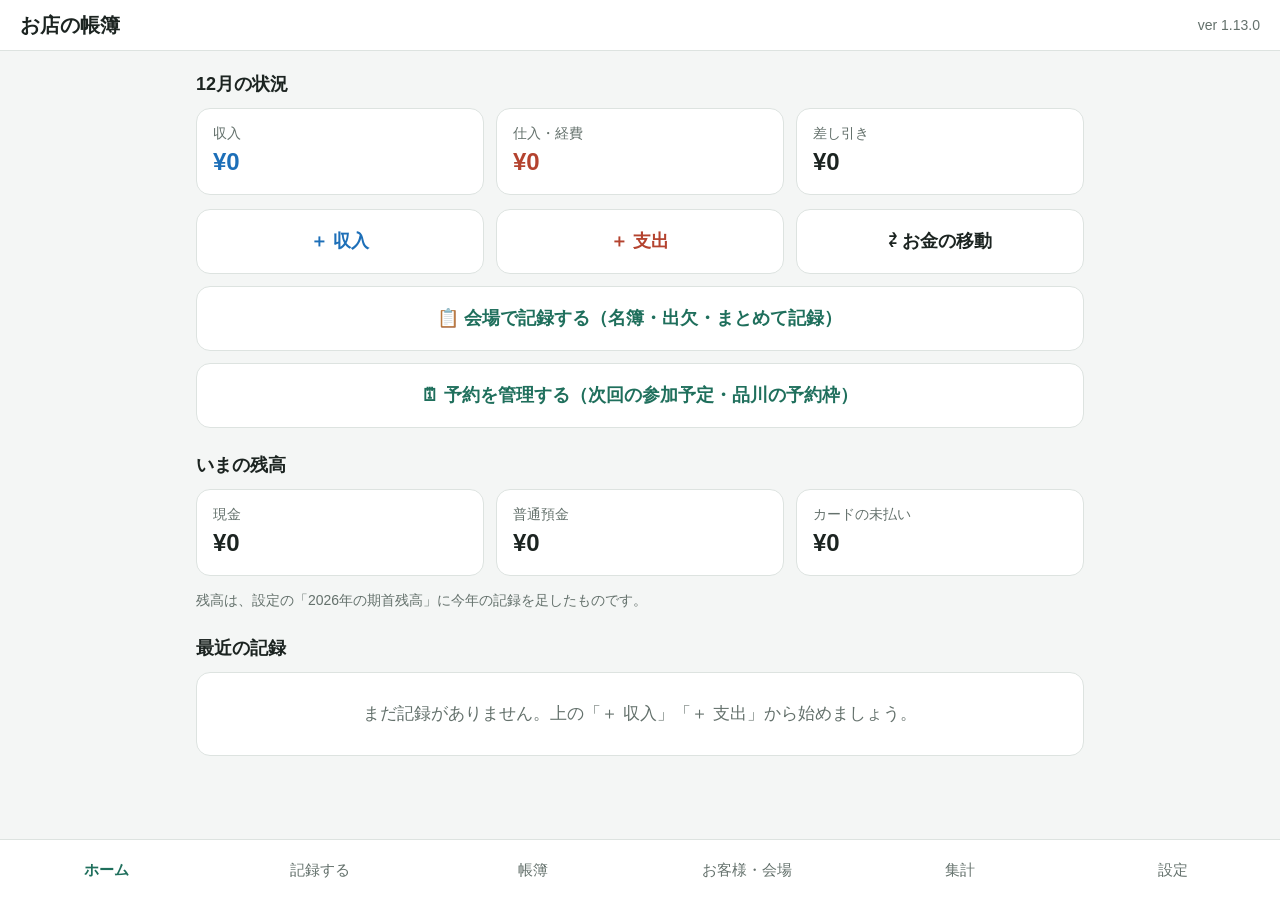
<file: index.html>
<!doctype html>
<html lang="ja">
<head>
<meta charset="utf-8">
<meta name="viewport" content="width=device-width, initial-scale=1, viewport-fit=cover">
<title>お店の帳簿</title>
<meta name="theme-color" content="#1f6f5c">
<meta name="apple-mobile-web-app-capable" content="yes">
<meta name="mobile-web-app-capable" content="yes">
<meta name="apple-mobile-web-app-title" content="お店の帳簿">
<meta name="apple-mobile-web-app-status-bar-style" content="default">
<link rel="manifest" href="manifest.webmanifest">
<link rel="apple-touch-icon" href="icon-180.png">
<link rel="icon" href="icon-192.png">
<link rel="stylesheet" href="style.css">
</head>
<body>
<header class="top">
  <h1 id="title">お店の帳簿</h1>
  <span id="offline" class="pill" hidden>オフライン</span>
  <button id="newver" class="pill" hidden onclick="location.reload()" style="border:0;font:inherit;font-size:13px;background:var(--accent);color:#fff">新しい版に切り替える</button>
  <span id="appver" class="muted small"></span>
</header>
<main id="view"></main>
<nav class="tabs" id="tabs">
  <button data-go="home">ホーム</button>
  <button data-go="input">記録する</button>
  <button data-go="list">帳簿</button>
  <button data-go="customers">お客様・会場</button>
  <button data-go="summary">集計</button>
  <button data-go="settings">設定</button>
</nav>
<div id="toast" class="toast" hidden></div>
<script src="app.js"></script>
</body>
</html>
</file>
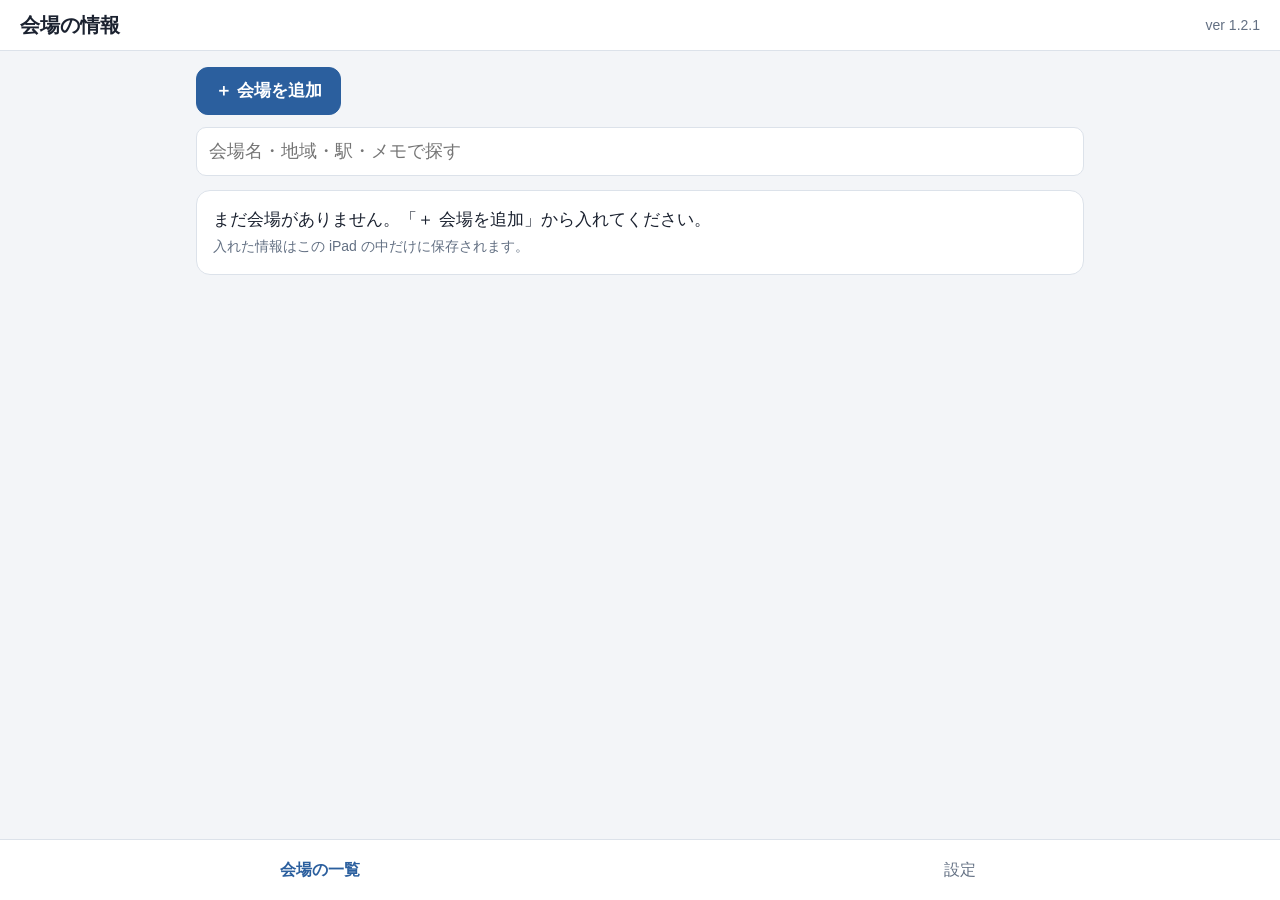
<file: kaijo/index.html>
<!doctype html>
<html lang="ja">
<!-- 会場の情報（iPad 用・オフライン）ver 1.2.0：打ち合わせの記録・印刷 -->
<head>
<meta charset="utf-8">
<meta name="viewport" content="width=device-width, initial-scale=1, viewport-fit=cover">
<title>会場の情報</title>
<meta name="theme-color" content="#2b5f9e">
<meta name="apple-mobile-web-app-capable" content="yes">
<meta name="mobile-web-app-capable" content="yes">
<meta name="apple-mobile-web-app-title" content="会場の情報">
<meta name="apple-mobile-web-app-status-bar-style" content="default">
<link rel="manifest" href="manifest.webmanifest">
<link rel="apple-touch-icon" href="icon-180.png">
<link rel="icon" href="icon-192.png">
<link rel="stylesheet" href="style.css">
</head>
<body>
<header class="top">
  <h1>会場の情報</h1>
  <span id="offline" class="pill" hidden>オフライン</span>
  <button id="newver" class="pill" hidden onclick="location.reload()" style="border:0;font:inherit;font-size:13px;background:var(--accent);color:#fff">新しい版に切り替える</button>
  <span id="appver" class="muted small"></span>
</header>
<main id="view"></main>
<nav class="tabs" id="tabs">
  <button data-go="list">会場の一覧</button>
  <button data-go="settings">設定</button>
</nav>
<div id="toast" class="toast" hidden></div>
<script src="app.js"></script>
</body>
</html>
</file>
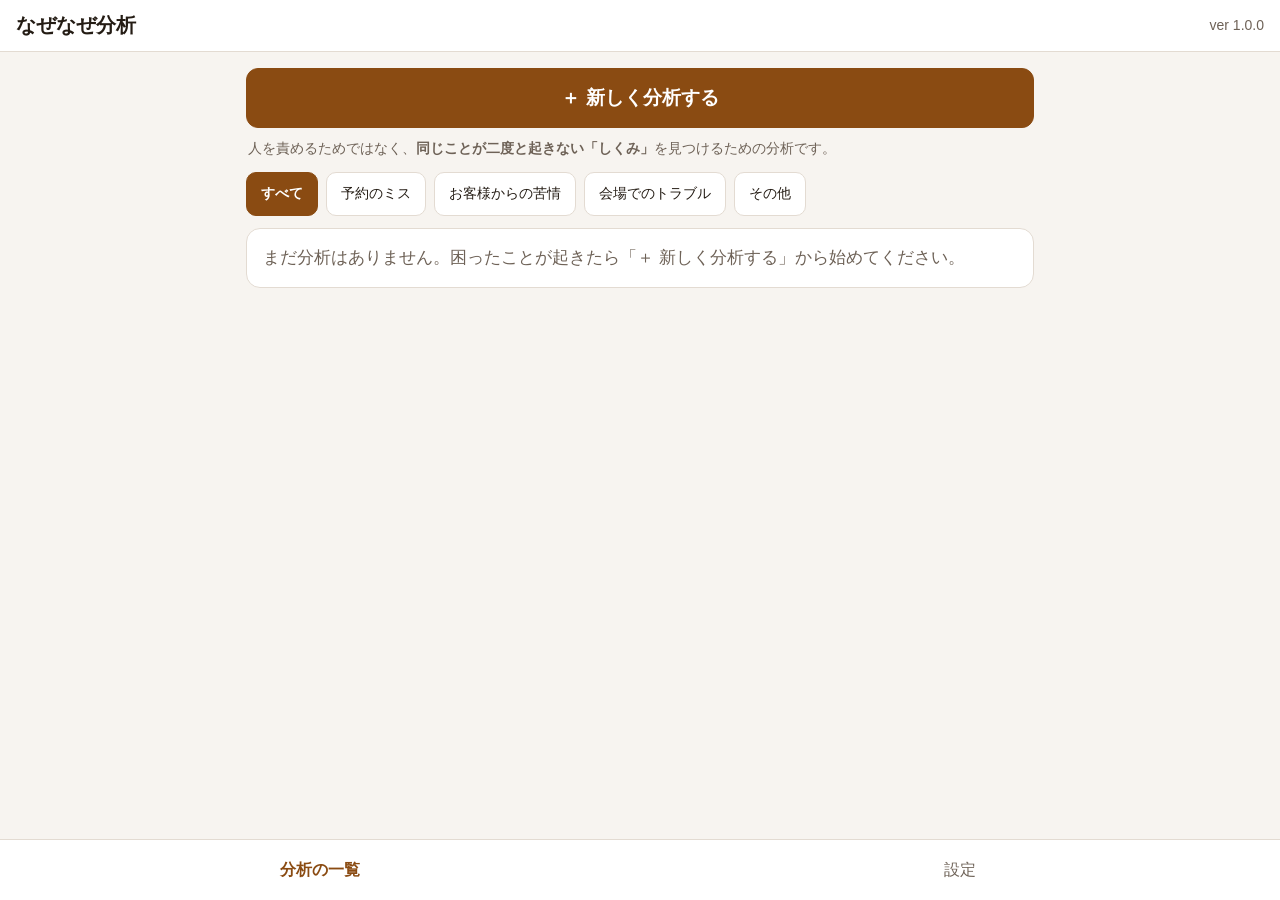
<file: naze/index.html>
<!doctype html>
<html lang="ja">
<head>
<meta charset="utf-8">
<meta name="viewport" content="width=device-width, initial-scale=1, viewport-fit=cover">
<title>なぜなぜ分析</title>
<meta name="theme-color" content="#8a4b12">
<meta name="apple-mobile-web-app-capable" content="yes">
<meta name="apple-mobile-web-app-title" content="なぜなぜ分析">
<link rel="manifest" href="manifest.webmanifest">
<link rel="apple-touch-icon" href="icon-180.png">
<link rel="icon" href="icon-192.png">
<link rel="stylesheet" href="style.css">
</head>
<body>
<header class="top">
  <h1>なぜなぜ分析</h1>
  <span id="appver" class="muted small"></span>
</header>
<main id="view"></main>
<nav class="tabs" id="tabs">
  <button data-go="list">分析の一覧</button>
  <button data-go="settings">設定</button>
</nav>
<div id="toast" class="toast" hidden></div>
<div id="printarea"></div>
<script src="app.js"></script>
</body>
</html>
</file>
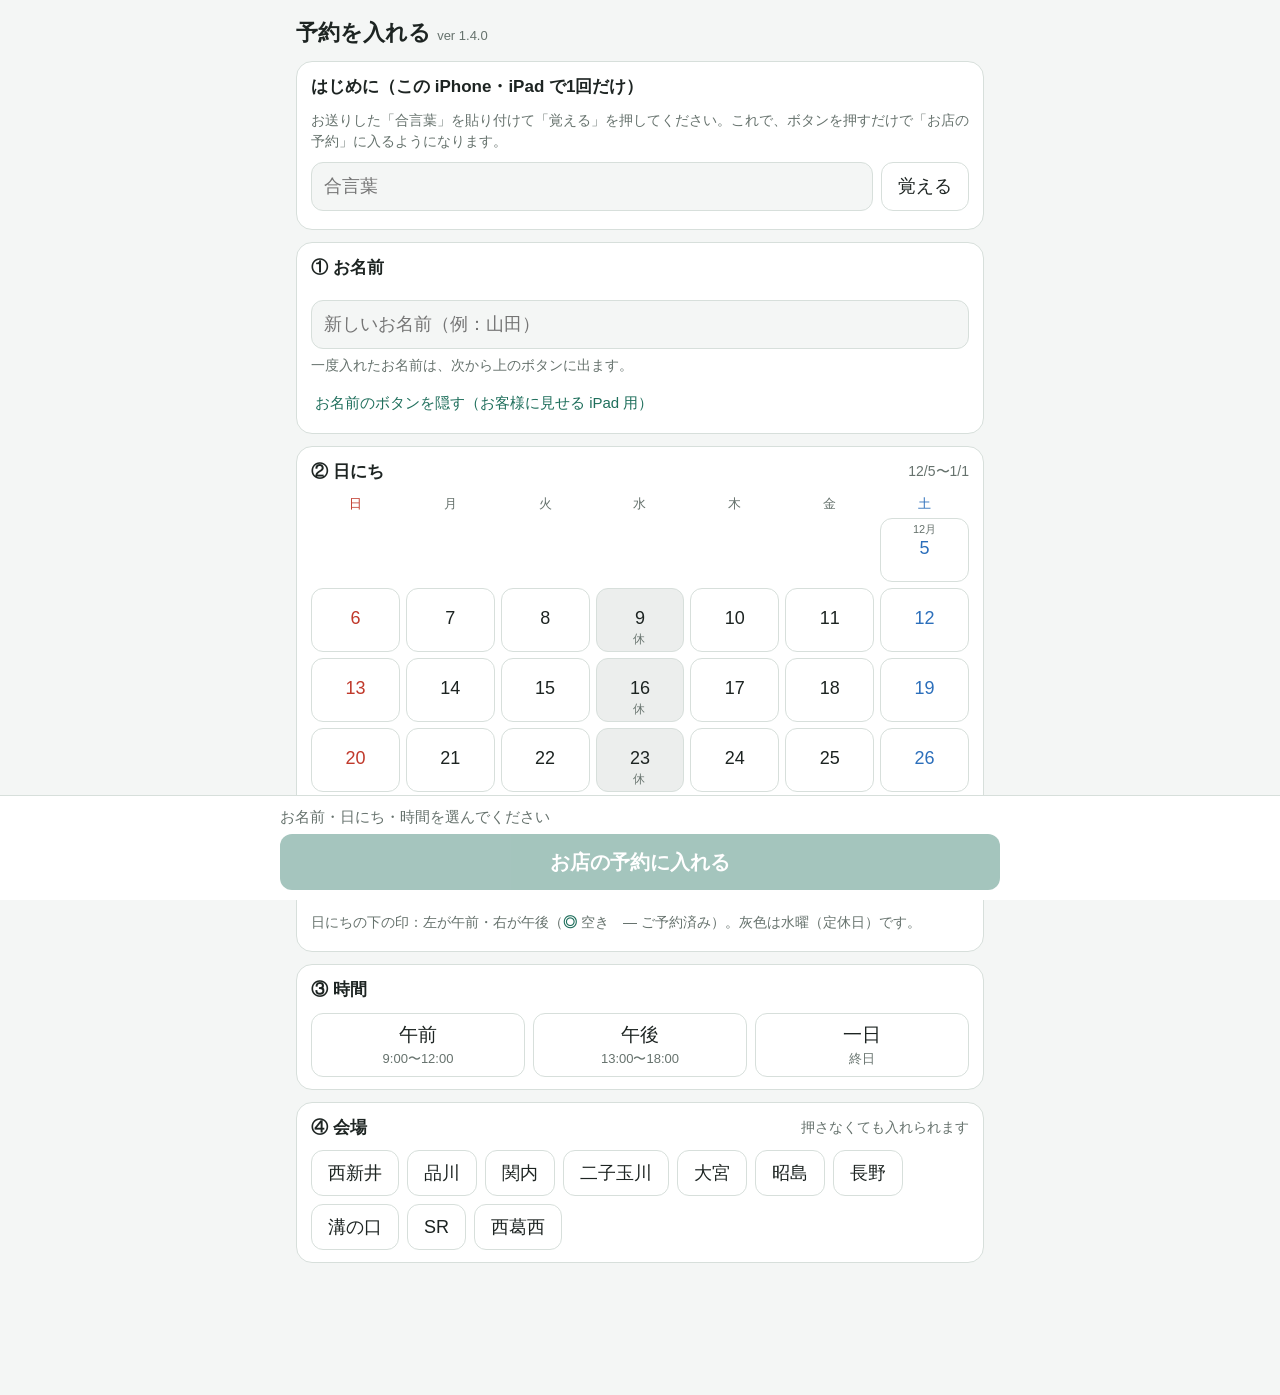
<file: yoyaku/index.html>
<!doctype html>
<html lang="ja">
<!-- 予約を入れる: 名前・日にち・午前／午後を選ぶと Google カレンダーの登録画面を開く -->
<head>
<meta charset="utf-8">
<meta name="viewport" content="width=device-width,initial-scale=1,viewport-fit=cover">
<title>予約を入れる</title>
<link rel="manifest" href="manifest.webmanifest">
<link rel="apple-touch-icon" href="icon-180.png">
<meta name="apple-mobile-web-app-capable" content="yes">
<meta name="apple-mobile-web-app-title" content="予約を入れる">
<meta name="theme-color" content="#1f6f5c">
<style>
:root{--bg:#f4f6f5;--card:#fff;--text:#1d2422;--muted:#66726d;--line:#d7dfdb;--acc:#1f6f5c;--accText:#fff;--sel:#d9efe7;--wed:#eceeed;--warn:#b3541e}
@media (prefers-color-scheme:dark){:root{--bg:#121615;--card:#1b2120;--text:#e6ebe9;--muted:#9aa7a2;--line:#2f3936;--acc:#4fb89a;--accText:#08201a;--sel:#1f3c33;--wed:#232a28;--warn:#f0a070}}
*{box-sizing:border-box;-webkit-tap-highlight-color:transparent}
body{margin:0;background:var(--bg);color:var(--text);font-family:-apple-system,"Hiragino Sans","Yu Gothic UI",sans-serif;font-size:17px;line-height:1.5}
main{max-width:720px;margin:0 auto;padding:calc(env(safe-area-inset-top) + 12px) 16px calc(env(safe-area-inset-bottom) + 120px)}
h1{font-size:22px;margin:4px 0 12px}
section{background:var(--card);border:1px solid var(--line);border-radius:16px;padding:12px 14px;margin:12px 0}
h2{font-size:17px;margin:0 0 10px;display:flex;justify-content:space-between;align-items:center;gap:8px}
h2 small{font-weight:400;color:var(--muted);font-size:14px}
button{font:inherit;color:inherit;border:1px solid var(--line);background:var(--card);border-radius:12px;cursor:pointer}
.chips{display:flex;flex-wrap:wrap;gap:8px}
.chip{min-height:46px;padding:8px 16px;font-size:18px;position:relative}
.chip.on,.day.on,.slot.on{background:var(--sel);border-color:var(--acc);border-width:2px;font-weight:700}
.chip .x{display:none;position:absolute;top:-8px;right:-8px;width:26px;height:26px;border-radius:13px;background:var(--warn);color:#fff;font-size:15px;line-height:26px;text-align:center}
.editing .chip .x{display:block}
.link{border:none;background:none;color:var(--acc);font-size:15px;padding:6px 4px}
.row{display:flex;gap:8px;margin-top:10px}
input{font:inherit;font-size:18px;color:inherit;background:var(--bg);border:1px solid var(--line);border-radius:12px;padding:10px 12px;min-height:46px;flex:1;min-width:0}
.days{display:grid;grid-template-columns:repeat(7,1fr);gap:6px}
.dow{text-align:center;font-size:13px;color:var(--muted)}
.day{min-height:56px;padding:4px 0;display:flex;flex-direction:column;align-items:center;justify-content:center;font-size:18px}
.day small{font-size:11px;color:var(--muted);line-height:1.1}
.day.wed{background:var(--wed)}
.day.blank{visibility:hidden}
.day .m{font-size:12px;line-height:1.2;letter-spacing:1px;min-height:15px}
.m .o{color:var(--acc)}.m .x{color:var(--muted)}
.slot.busy{background:var(--wed)}
.slot .bz{font-size:12px;color:var(--warn)}
.sun{color:#c0392b}.sat{color:#2c6fbb}
.slots{display:grid;grid-template-columns:1fr 1fr 1fr;gap:8px}
.slot{min-height:64px;font-size:19px;display:flex;flex-direction:column;align-items:center;justify-content:center}
.slot small{font-size:13px;color:var(--muted)}
.bar{position:fixed;left:0;right:0;bottom:0;background:var(--card);border-top:1px solid var(--line);padding:10px 16px calc(env(safe-area-inset-bottom) + 10px)}
.bar div{max-width:720px;margin:0 auto}
#summary{font-size:15px;color:var(--muted);margin-bottom:6px;min-height:22px}
#go{width:100%;min-height:56px;font-size:20px;font-weight:700;background:var(--acc);color:var(--accText);border:none}
#go:disabled{opacity:.4}
#done{display:none;background:var(--sel);border:2px solid var(--acc);border-radius:16px;padding:12px 14px;margin:12px 0}
.hint{font-size:14px;color:var(--muted);margin:6px 0 0}
</style>
</head>
<body>
<main>
  <h1>予約を入れる <small style="font-size:13px;color:var(--muted);font-weight:400">ver <span id="ver"></span></small></h1>

  <div id="done"></div>

  <section id="setup" style="display:none">
    <h2>はじめに（この iPhone・iPad で1回だけ）</h2>
    <p class="hint" style="margin-top:0">お送りした「合言葉」を貼り付けて「覚える」を押してください。これで、ボタンを押すだけで「お店の予約」に入るようになります。</p>
    <div class="row"><input id="tokenIn" placeholder="合言葉" autocomplete="off" autocapitalize="off" spellcheck="false"><button class="chip" id="tokenSave" type="button">覚える</button></div>
    <p class="hint" id="tokenMsg"></p>
  </section>

  <section id="nameSec">
    <h2>① お名前 <button class="link" id="editNames" type="button">名前を整理</button></h2>
    <div class="chips" id="names"></div>
    <div class="row"><input id="newName" placeholder="新しいお名前（例：山田）" autocomplete="off"></div>
    <p class="hint" id="nameHint">一度入れたお名前は、次から上のボタンに出ます。</p>
    <div class="row"><button class="link" id="hideNames" type="button"></button></div>
  </section>

  <section>
    <h2>② 日にち <small id="monthLabel"></small></h2>
    <div class="days" id="dows"></div>
    <div class="days" id="days" style="margin-top:4px"></div>
    <div class="row"><button class="link" id="prev" type="button">← 前の4週</button><span style="flex:1"></span><button class="link" id="next" type="button">次の4週 →</button></div>
    <p class="hint">日にちの下の印：左が午前・右が午後（<b style="color:var(--acc)">◎</b> 空き　― ご予約済み）。灰色は水曜（定休日）です。</p>
    <p class="hint" id="availMsg"></p>
  </section>

  <section>
    <h2>③ 時間</h2>
    <div class="slots" id="slots"></div>
  </section>

  <section>
    <h2>④ 会場 <small>押さなくても入れられます</small></h2>
    <div class="chips" id="venues"></div>
  </section>
</main>

<div class="bar"><div>
  <div id="summary">お名前・日にち・時間を選んでください</div>
  <button id="go" type="button" disabled>お店の予約に入れる</button>
</div></div>

<script>
const VERSION = '1.4.0';
// よく使う会場（押さなくても予約できる。選んだ会場は次も選ばれたまま）
const VENUES = ['西新井', '品川', '関内', '二子玉川', '大宮', '昭島', '長野', '溝の口', 'SR', '西葛西'];
// お店の予約に直接書き込む Google Apps Script（あなたの Google アカウントの「予約を入れる」）。合言葉がないと書き込めない。
const GAS_URL = 'https://script.google.com/macros/s/AKfycbzI2iUaIF9MBRKsUdwDSiz8DUm_agwhKy8YFdKLOVymbIJ9Ol4gu43vLYFNjJAPUlz-Eg/exec';
// 予約は家族のカレンダーに混ぜず、Google カレンダー「お店の予約」に入れる（空き状況の表もここから作る）
const CAL_ID = '545157a42b9b6dec2e1d907b96090e0d28e9c9b3bbd445b3ecc5cd70c38bae56@group.calendar.google.com';
const KEY = 'yoyaku.names';
const SLOTS = [
  { id: 'am', label: '午前', sub: '9:00〜12:00', start: '090000', end: '120000' },
  { id: 'pm', label: '午後', sub: '13:00〜18:00', start: '130000', end: '180000' },
  { id: 'all', label: '一日', sub: '終日', all: true },
];
const WD = '日月火水木金土';
const $ = id => document.getElementById(id);
$('ver').textContent = VERSION;

let names = [];
try { names = JSON.parse(localStorage.getItem(KEY) || '[]'); } catch (e) {}
const saveNames = () => { try { localStorage.setItem(KEY, JSON.stringify(names)); } catch (e) {} };

const sel = { name: '', date: null, slot: null };
let offset = 0;   // 何週ずつ動かしたか（4週単位）
let editing = false;

// お客様に見せる iPad では、ほかの方のお名前が見えないようにボタンを隠せる（端末ごとに覚える）
let hidden = false;
try { hidden = localStorage.getItem('yoyaku.hide') === '1'; } catch (e) {}
$('hideNames').onclick = () => {
  hidden = !hidden;
  try { localStorage.setItem('yoyaku.hide', hidden ? '1' : '0'); } catch (e) {}
  editing = false; renderNames();
};

function renderNames() {
  const box = $('names');
  box.innerHTML = '';
  $('hideNames').textContent = hidden ? 'お名前のボタンを出す' : 'お名前のボタンを隠す（お客様に見せる iPad 用）';
  box.style.display = hidden ? 'none' : '';
  if (hidden) { $('editNames').style.display = 'none'; $('nameHint').textContent = 'お名前のボタンは隠しています。お名前は下の欄に入れてください。'; return; }
  names.forEach(n => {
    const b = document.createElement('button');
    b.type = 'button'; b.className = 'chip' + (sel.name === n && !$('newName').value.trim() ? ' on' : '');
    b.textContent = n;
    const x = document.createElement('span'); x.className = 'x'; x.textContent = '✕';
    b.appendChild(x);
    b.onclick = () => {
      if (editing) { names = names.filter(v => v !== n); saveNames(); if (sel.name === n) sel.name = ''; renderNames(); update(); return; }
      sel.name = n; $('newName').value = ''; renderNames(); update();
    };
    box.appendChild(b);
  });
  $('nameSec').classList.toggle('editing', editing);
  $('editNames').textContent = editing ? '整理を終える' : '名前を整理';
  $('editNames').style.display = names.length ? '' : 'none';
  $('nameHint').textContent = editing ? '✕ のついたお名前を押すと、ボタンから消えます。' : '一度入れたお名前は、次から上のボタンに出ます。';
}
$('editNames').onclick = () => { editing = !editing; renderNames(); };
$('newName').oninput = () => { sel.name = $('newName').value.trim(); renderNames(); update(); };

const ymd = d => `${d.getFullYear()}${String(d.getMonth() + 1).padStart(2, '0')}${String(d.getDate()).padStart(2, '0')}`;
const sameDay = (a, b) => a && b && ymd(a) === ymd(b);

// 空き状況（Google の仕組みから、その場で取ってくる。お名前は来ない）
let avail = {};
const dkey = d => `${d.getFullYear()}-${String(d.getMonth() + 1).padStart(2, '0')}-${String(d.getDate()).padStart(2, '0')}`;
async function loadAvail() {
  if (!token) { $('availMsg').textContent = ''; return; }
  const start = new Date(); start.setHours(0, 0, 0, 0); start.setDate(start.getDate() + offset * 28);
  $('availMsg').textContent = '空き状況を確かめています…';
  try {
    const res = await call({ action: 'avail', from: dkey(start), days: 28 });
    if (!res.ok) throw new Error(res.error);
    Object.assign(avail, res.days);
    const t = new Date();
    $('availMsg').textContent = `空き状況は ${t.getHours()}:${String(t.getMinutes()).padStart(2, '0')} の時点です。`;
    renderDays();
  } catch (e) {
    $('availMsg').textContent = 'ネットにつながっていないため、空き状況は出せません。';
  }
}

function renderDays() {
  $('dows').innerHTML = [...WD].map((w, i) => `<div class="dow ${i === 0 ? 'sun' : i === 6 ? 'sat' : ''}">${w}</div>`).join('');
  const today = new Date(); today.setHours(0, 0, 0, 0);
  const start = new Date(today); start.setDate(start.getDate() + offset * 28);
  const box = $('days'); box.innerHTML = '';
  for (let i = 0; i < start.getDay(); i++) { const s = document.createElement('div'); s.className = 'day blank'; box.appendChild(s); }
  let lastMonth = -1;
  for (let i = 0; i < 28; i++) {
    const d = new Date(start); d.setDate(start.getDate() + i);
    const b = document.createElement('button');
    b.type = 'button';
    b.className = 'day' + (d.getDay() === 3 ? ' wed' : '') + (sameDay(d, sel.date) ? ' on' : '');
    const top = d.getMonth() !== lastMonth ? `${d.getMonth() + 1}月` : (sameDay(d, today) ? '今日' : '');
    lastMonth = d.getMonth();
    const a = avail[dkey(d)];
    const mk = d.getDay() === 3 ? '<span class="x">休</span>' : a ? a.map(x => x ? '<span class="x">―</span>' : '<span class="o">◎</span>').join('') : '&nbsp;';
    b.innerHTML = `<small>${top || '&nbsp;'}</small><span class="${d.getDay() === 0 ? 'sun' : d.getDay() === 6 ? 'sat' : ''}">${d.getDate()}</span><span class="m">${mk}</span>`;
    b.onclick = () => { sel.date = d; renderDays(); update(); };
    box.appendChild(b);
  }
  const end = new Date(start); end.setDate(start.getDate() + 27);
  $('monthLabel').textContent = `${start.getMonth() + 1}/${start.getDate()}〜${end.getMonth() + 1}/${end.getDate()}`;
  $('prev').style.visibility = offset > 0 ? '' : 'hidden';
  renderSlots();
}
$('prev').onclick = () => { if (offset > 0) { offset--; renderDays(); loadAvail(); } };
$('next').onclick = () => { offset++; renderDays(); loadAvail(); };

function renderSlots() {
  $('slots').innerHTML = '';
  SLOTS.forEach(s => {
    const b = document.createElement('button');
    const a = sel.date && avail[dkey(sel.date)];
    const busy = a && (s.id === 'am' ? a[0] : s.id === 'pm' ? a[1] : a[0] || a[1]);
    b.type = 'button'; b.className = 'slot' + (sel.slot === s.id ? ' on' : '') + (busy ? ' busy' : '');
    b.innerHTML = `${s.label}<small>${s.sub}</small>${busy ? '<span class="bz">ご予約済み</span>' : ''}`;
    b.onclick = () => { sel.slot = s.id; renderSlots(); update(); };
    $('slots').appendChild(b);
  });
}

let venue = '';
try { venue = localStorage.getItem('yoyaku.venue') || ''; } catch (e) {}
function renderVenues() {
  $('venues').innerHTML = VENUES.map(v => `<button type="button" class="chip${venue === v ? ' on' : ''}" data-venue="${v}">${v}</button>`).join('');
}
$('venues').onclick = e => {
  const b = e.target.closest('[data-venue]'); if (!b) return;
  venue = venue === b.dataset.venue ? '' : b.dataset.venue;
  try { localStorage.setItem('yoyaku.venue', venue); } catch (e2) {}
  renderVenues(); update();
};

function label() {
  const d = sel.date, s = SLOTS.find(v => v.id === sel.slot);
  return `${sel.name ? sel.name + '様　' : ''}${d ? `${d.getMonth() + 1}月${d.getDate()}日（${WD[d.getDay()]}）` : ''}${s ? '　' + s.label : ''}${venue ? '　' + venue : ''}`;
}
function update() {
  const ok = sel.name && sel.date && sel.slot;
  $('go').disabled = !ok;
  $('summary').textContent = ok ? label() : 'お名前・日にち・時間を選んでください';
}

const esc = t => String(t).replace(/[&<>"']/g, c => ({ '&': '&amp;', '<': '&lt;', '>': '&gt;', '"': '&quot;', "'": '&#39;' }[c]));
let token = '';
try { token = localStorage.getItem('yoyaku.token') || ''; } catch (e) {}
function showSetup() { $('setup').style.display = token ? 'none' : ''; }
async function call(body) {
  const r = await fetch(GAS_URL, { method: 'POST', body: JSON.stringify({ token, ...body }) });
  return r.json();
}
$('tokenSave').onclick = async () => {
  const t = $('tokenIn').value.trim();
  if (!t) return;
  $('tokenMsg').textContent = '確かめています…';
  const keep = token; token = t;
  try {
    const res = await call({ action: 'ping' });
    if (!res.ok) throw new Error(res.error);
    try { localStorage.setItem('yoyaku.token', t); } catch (e) {}
    $('tokenMsg').textContent = ''; $('tokenIn').value = ''; showSetup();
    showDone('合言葉を覚えました。これで予約を入れられます。'); loadAvail();
  } catch (e) {
    token = keep;
    $('tokenMsg').textContent = String(e.message) === 'token' ? '合言葉が違うようです。もう一度貼り付けてください。' : 'つながりませんでした。ネットにつながっているか確かめて、もう一度押してください。';
  }
};
function showDone(html) { const d = $('done'); d.style.display = 'block'; d.innerHTML = html; window.scrollTo(0, 0); }
function googleUrl(s, d) {
  let dates;
  if (s.all) { const n = new Date(d); n.setDate(d.getDate() + 1); dates = `${ymd(d)}/${ymd(n)}`; }
  else dates = `${ymd(d)}T${s.start}/${ymd(d)}T${s.end}`;
  const p = new URLSearchParams({ action: 'TEMPLATE', text: `予約 ${sel.name}様${venue ? '（' + venue + '）' : ''}`, dates, ctz: 'Asia/Tokyo', src: CAL_ID });
  if (venue) p.set('location', venue);
  return 'https://calendar.google.com/calendar/render?' + p.toString().replace(/\+/g, '%20');
}
function reset() {
  sel.date = null; sel.slot = null; sel.name = ''; $('newName').value = '';
  renderNames(); renderDays(); renderSlots(); update();
}

$('go').onclick = async () => {
  const s = SLOTS.find(v => v.id === sel.slot), d = sel.date, text = label();
  if (!hidden) { names = [sel.name, ...names.filter(n => n !== sel.name)].slice(0, 30); saveNames(); }
  const fallbackUrl = googleUrl(s, d);
  const fallback = msg => showDone(`<b>${esc(text)}</b><br>${msg}<br><a href="${fallbackUrl}" target="_blank" rel="noopener">Google カレンダーの画面で入れる</a><span class="hint">（入れる先を「お店の予約」に選んでから保存）</span>`);
  if (!token) { fallback('まだ合言葉が入っていないので、Google の画面から入れてください。'); return; }
  const body = { name: sel.name, date: `${ymd(d).slice(0, 4)}-${ymd(d).slice(4, 6)}-${ymd(d).slice(6)}`, slot: s.id, venue };
  $('go').disabled = true; $('go').textContent = '入れています…';
  try {
    let res = await call(body);
    if (!res.ok && res.error === 'conflict') {
      if (confirm(`その時間には、もう「${res.titles.join('」「')}」が入っています。\nそれでも入れますか？`)) res = await call({ ...body, force: true });
      else { showDone(`<b>${esc(text)}</b><br>入れるのをやめました。`); $('go').textContent = 'お店の予約に入れる'; update(); return; }
    }
    if (res.ok) { showDone(`<b>${esc(text)}</b><br>✓ 「<b>お店の予約</b>」に入れました。<br><span class="hint">下のカレンダーの印にも、すぐ出ます。</span>`); reset(); loadAvail(); }
    else if (res.error === 'token') { try { localStorage.removeItem('yoyaku.token'); } catch (e) {} token = ''; showSetup(); fallback('合言葉が変わったようです。上の欄に新しい合言葉を入れてください。'); }
    else fallback('うまく入りませんでした。');
  } catch (e) {
    fallback('つながりませんでした（ネットがないかもしれません）。');
  }
  $('go').textContent = 'お店の予約に入れる'; update();
};

showSetup();
renderNames(); renderDays(); renderSlots(); renderVenues(); update();
loadAvail();
document.addEventListener('visibilitychange', () => { if (!document.hidden) loadAvail(); });
if ('serviceWorker' in navigator) navigator.serviceWorker.register('sw.js').catch(() => {});
</script>
</body>
</html>
</file>
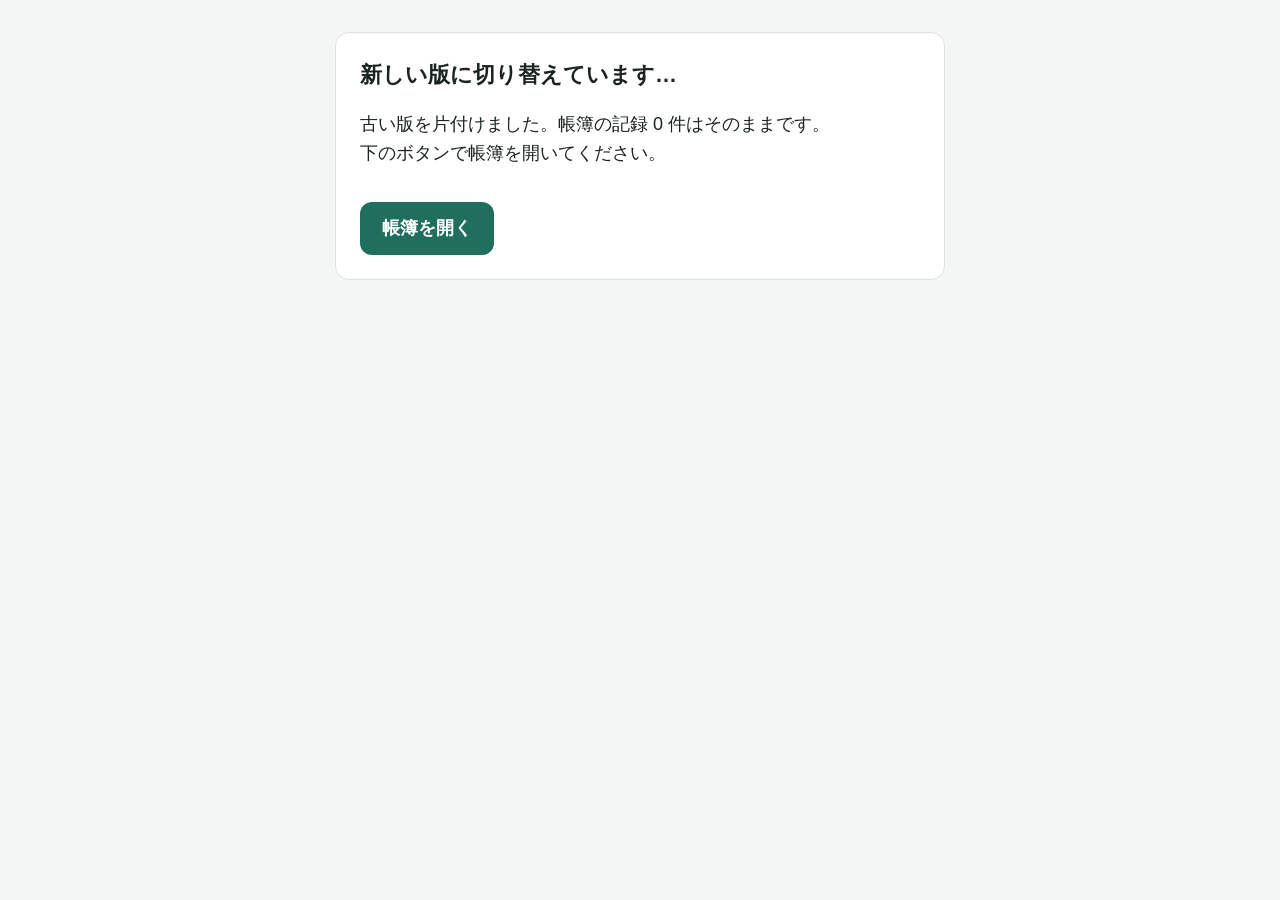
<file: reset.html>
<!doctype html>
<html lang="ja">
<head>
<meta charset="utf-8">
<meta name="viewport" content="width=device-width, initial-scale=1">
<title>お店の帳簿 — 新しい版に切り替え</title>
<style>
  body { font-family: -apple-system, "Hiragino Sans", sans-serif; margin: 0; padding: 32px 20px; background: #f4f6f5; color: #1c2421; font-size: 18px; line-height: 1.6; }
  .box { max-width: 560px; margin: 0 auto; background: #fff; border: 1px solid #dde3e0; border-radius: 14px; padding: 24px; }
  h1 { font-size: 22px; margin: 0 0 12px; }
  a { display: inline-block; margin-top: 16px; padding: 12px 22px; border-radius: 12px; background: #1f6f5c; color: #fff; text-decoration: none; font-weight: 700; }
</style>
</head>
<body>
<div class="box">
  <h1>新しい版に切り替えています…</h1>
  <p id="msg">少しお待ちください。帳簿の記録は消えません。</p>
</div>
<script>
// 古い版の画面ファイル（オフライン用の保存）だけを消す。帳簿の記録（localStorage）には触らない。
(async () => {
  const msg = document.getElementById('msg');
  try {
    if ('serviceWorker' in navigator) for (const r of await navigator.serviceWorker.getRegistrations()) await r.unregister();
    if (window.caches) for (const k of await caches.keys()) await caches.delete(k);
    let n = 0;
    try { const s = JSON.parse(localStorage.getItem('kaikei.v1')); n = s && s.entries ? s.entries.length : 0; } catch (e) {}
    msg.innerHTML = `古い版を片付けました。帳簿の記録 ${n} 件はそのままです。<br>下のボタンで帳簿を開いてください。`;
  } catch (e) {
    msg.textContent = 'うまくいきませんでした: ' + e.message;
  }
  const a = document.createElement('a'); a.href = './?v=' + Date.now(); a.textContent = '帳簿を開く';
  document.querySelector('.box').appendChild(a);
})();
</script>
</body>
</html>
</file>
<file: style.css>
:root {
  --bg: #f4f6f5;
  --card: #ffffff;
  --text: #1c2421;
  --muted: #64716c;
  --line: #dde3e0;
  --accent: #1f6f5c;
  --accent-soft: #e2f0eb;
  --in: #1d6fb8;
  --out: #b4432f;
  --warn-bg: #fff4d6;
  --warn-text: #6b4e00;
}
@media (prefers-color-scheme: dark) {
  :root {
    --bg: #131816;
    --card: #1c2321;
    --text: #e7ecea;
    --muted: #9aa8a2;
    --line: #2e3835;
    --accent: #4fb89a;
    --accent-soft: #1f332d;
    --in: #6fb0ec;
    --out: #ec8a76;
    --warn-bg: #3a3017;
    --warn-text: #f1d58a;
  }
}
* { box-sizing: border-box; }
html, body { margin: 0; }
body {
  background: var(--bg);
  color: var(--text);
  font-family: -apple-system, "Hiragino Sans", "Hiragino Kaku Gothic ProN", "Yu Gothic UI", "Meiryo", sans-serif;
  font-size: 17px;
  line-height: 1.5;
  -webkit-text-size-adjust: 100%;
  padding-bottom: calc(76px + env(safe-area-inset-bottom));
}
.top {
  display: flex; align-items: center; gap: 12px;
  padding: calc(10px + env(safe-area-inset-top)) 20px 10px;
  background: var(--card); border-bottom: 1px solid var(--line);
  position: sticky; top: 0; z-index: 5;
}
.top h1 { font-size: 20px; margin: 0; flex: 1; }
.pill { font-size: 13px; padding: 2px 10px; border-radius: 99px; background: var(--accent-soft); color: var(--accent); }
main { max-width: 920px; margin: 0 auto; padding: 16px; }
h2 { font-size: 18px; margin: 24px 0 10px; }
h2:first-child { margin-top: 4px; }
.card { background: var(--card); border: 1px solid var(--line); border-radius: 14px; padding: 16px; margin-bottom: 14px; }
.muted { color: var(--muted); }
.small { font-size: 14px; }
.right { text-align: right; }
.num { font-variant-numeric: tabular-nums; text-align: right; white-space: nowrap; }
.in { color: var(--in); }
.out { color: var(--out); }

.tabs {
  position: fixed; left: 0; right: 0; bottom: 0; z-index: 10;
  display: grid; grid-template-columns: repeat(6, 1fr);
  background: var(--card); border-top: 1px solid var(--line);
  padding-bottom: env(safe-area-inset-bottom);
}
.tabs button {
  border: 0; background: none; color: var(--muted);
  font: inherit; font-size: 15px; padding: 14px 4px; min-height: 60px;
}
.tabs button.on { color: var(--accent); font-weight: 700; }

.stats { display: grid; grid-template-columns: repeat(3, 1fr); gap: 12px; }
.stat { background: var(--card); border: 1px solid var(--line); border-radius: 14px; padding: 14px 16px; }
.stat .label { font-size: 14px; color: var(--muted); }
.stat .value { font-size: 24px; font-weight: 700; font-variant-numeric: tabular-nums; }
@media (max-width: 560px) { .stats { grid-template-columns: 1fr; } }

.bigbtns { display: grid; grid-template-columns: repeat(3, 1fr); gap: 12px; margin: 14px 0; }
.bigbtn {
  border: 1px solid var(--line); background: var(--card); color: var(--text);
  border-radius: 14px; padding: 18px 10px; font: inherit; font-size: 18px; font-weight: 700;
}
.bigbtn.in { color: var(--in); }
.bigbtn.out { color: var(--out); }

.seg { display: flex; flex-wrap: wrap; gap: 8px; margin-bottom: 14px; }
.seg button {
  flex: 1; min-width: 110px; min-height: 48px; border-radius: 12px;
  border: 1px solid var(--line); background: var(--card); color: var(--text); font: inherit;
}
.seg button.on { background: var(--accent); border-color: var(--accent); color: #fff; font-weight: 700; }

.field { margin-bottom: 14px; }
.field > label { display: block; font-size: 15px; color: var(--muted); margin-bottom: 4px; }
.hint { font-size: 14px; color: var(--muted); margin-top: 4px; }
input, select, textarea {
  width: 100%; font: inherit; font-size: 18px; color: var(--text);
  background: var(--card); border: 1px solid var(--line); border-radius: 10px;
  padding: 10px 12px; min-height: 48px;
}
input.amount { font-size: 26px; font-weight: 700; text-align: right; font-variant-numeric: tabular-nums; }
input:focus, select:focus { outline: 2px solid var(--accent); outline-offset: 1px; }
.row2 { display: grid; grid-template-columns: 1fr 1fr; gap: 12px; }
@media (max-width: 560px) { .row2 { grid-template-columns: 1fr; } }

.btn {
  display: inline-flex; align-items: center; justify-content: center;
  min-height: 48px; padding: 10px 18px; border-radius: 12px; font: inherit; font-weight: 700;
  border: 1px solid var(--line); background: var(--card); color: var(--text);
}
.btn.primary { background: var(--accent); border-color: var(--accent); color: #fff; }
.btn.danger { color: var(--out); }
.btn.wide { width: 100%; }
.btns { display: flex; flex-wrap: wrap; gap: 10px; }

.chips { display: flex; flex-wrap: wrap; gap: 8px; margin-bottom: 14px; }
.chip {
  border: 1px solid var(--line); background: var(--accent-soft); color: var(--text);
  border-radius: 99px; padding: 8px 14px; font: inherit; font-size: 15px; min-height: 40px;
}
.presets { display: grid; gap: 8px; margin-bottom: 14px; }
.presets label {
  display: flex; align-items: center; gap: 10px; padding: 12px 14px; min-height: 52px;
  border: 1px solid var(--line); border-radius: 12px; background: var(--card);
}
.presets input { width: 22px; height: 22px; min-height: 0; }
.presets .sub { font-size: 13px; color: var(--muted); }

.monthbar { display: flex; align-items: center; gap: 10px; margin-bottom: 12px; }
.monthbar .lbl { flex: 1; text-align: center; font-size: 19px; font-weight: 700; }
.monthbar .btn { min-width: 56px; }

.list { background: var(--card); border: 1px solid var(--line); border-radius: 14px; overflow: hidden; }
.item { display: grid; grid-template-columns: 64px 1fr auto; gap: 10px; align-items: center; padding: 12px 14px; border-top: 1px solid var(--line); width: 100%; text-align: left; background: none; border-left: 0; border-right: 0; border-bottom: 0; font: inherit; color: inherit; }
.item:first-child { border-top: 0; }
.item .d { font-size: 15px; color: var(--muted); }
.item .main { font-weight: 600; }
.item .sub { font-size: 14px; color: var(--muted); }
.badge { display: inline-block; font-size: 12px; padding: 1px 7px; border-radius: 6px; margin-right: 6px; vertical-align: 2px; background: var(--accent-soft); color: var(--accent); font-weight: 700; }
.badge.in { background: transparent; border: 1px solid var(--in); }
.badge.out { background: transparent; border: 1px solid var(--out); }
.empty { padding: 28px; text-align: center; color: var(--muted); }

table { width: 100%; border-collapse: collapse; font-size: 16px; }
th, td { padding: 8px 10px; border-bottom: 1px solid var(--line); }
th { text-align: left; color: var(--muted); font-weight: 600; font-size: 14px; }
tr.total td { font-weight: 700; border-top: 2px solid var(--text); }
tr.sub td { font-weight: 600; background: var(--accent-soft); }
td.indent { padding-left: 26px; }
.tablewrap { overflow-x: auto; }

.banner { background: var(--warn-bg); color: var(--warn-text); border-radius: 12px; padding: 12px 16px; margin-bottom: 14px; }
.toast {
  position: fixed; left: 50%; bottom: calc(90px + env(safe-area-inset-bottom)); transform: translateX(-50%);
  background: var(--text); color: var(--bg); padding: 12px 22px; border-radius: 99px; z-index: 20; font-weight: 700;
}
details summary { cursor: pointer; padding: 6px 0; font-weight: 600; }

/* ---- 会場で記録（まとめて記録） ---- */
.sbar { position: sticky; top: calc(52px + env(safe-area-inset-top)); z-index: 4; display: flex; gap: 12px; align-items: center; justify-content: space-between;
  background: var(--card); border: 1px solid var(--line); border-radius: 14px; padding: 10px 14px; margin-bottom: 12px; box-shadow: 0 4px 12px rgba(0,0,0,.06); }
.sbar .btn[disabled] { opacity: .45; }
.sgrid { display: grid; grid-template-columns: 1fr; gap: 12px; }
@media (min-width: 900px) { .sgrid { grid-template-columns: 1fr 1fr; } }
.scard { background: var(--card); border: 1px solid var(--line); border-left: 8px solid #9aa5a1; border-radius: 14px; padding: 12px 14px; }
.scard.st-empty, .scard.st-partial { border-left-color: #d1452f; background: color-mix(in srgb, #d1452f 6%, var(--card)); }
.scard.st-unsaved { border-left-color: #2f74c0; }
.scard.st-ok { border-left-color: #2e9a6a; }
.scard.st-out { opacity: .6; background: repeating-linear-gradient(45deg, var(--card), var(--card) 10px, var(--bg) 10px, var(--bg) 20px); }
.shead { display: flex; gap: 10px; align-items: center; margin-bottom: 8px; }
.sname { font-size: 19px; font-weight: 700; flex: 1; }
.sstate { font-size: 13px; padding: 2px 8px; border-radius: 99px; background: var(--bg); color: var(--muted); }
.st-empty .sstate, .st-partial .sstate { background: #d1452f; color: #fff; }
.st-unsaved .sstate { background: #2f74c0; color: #fff; }
.st-ok .sstate { background: #2e9a6a; color: #fff; }
.srow { display: flex; flex-wrap: wrap; gap: 8px; align-items: center; margin: 6px 0; }
.slab { font-size: 14px; color: var(--muted); min-width: 52px; }
.sbtn { min-height: 44px; min-width: 64px; padding: 6px 14px; border-radius: 10px; border: 1px solid var(--line); background: var(--card); color: var(--text); font: inherit; }
.sbtn.on { background: var(--accent); border-color: var(--accent); color: #fff; font-weight: 700; }
.steps { display: grid; grid-template-columns: repeat(5, 1fr); gap: 6px; margin: 8px 0; }
@media (max-width: 560px) { .steps { grid-template-columns: repeat(3, 1fr); } }
.step { border: 1px solid var(--line); border-radius: 10px; padding: 6px; text-align: center; }
.step.has { border-color: var(--accent); background: var(--accent-soft); }
.stl { font-size: 14px; font-weight: 600; line-height: 1.3; }
.stl span { display: block; font-size: 12px; color: var(--muted); font-weight: 400; }
.stc { display: flex; align-items: center; justify-content: space-between; gap: 4px; margin-top: 4px; }
.stc .sbtn { min-width: 40px; padding: 4px; font-size: 20px; }
.stc b { font-size: 20px; min-width: 20px; }
.snone { display: flex; gap: 8px; align-items: center; font-size: 15px; margin: 4px 0; }
.snone input { width: 22px; min-height: 22px; }
.stext { margin-top: 6px; font-size: 16px; }

/* ---- 数量の −／＋ と、押して選ぶボタン ---- */
.qstep { display: flex; align-items: center; gap: 4px; }
.qstep .sbtn { min-width: 40px; min-height: 44px; padding: 0; font-size: 22px; line-height: 1; touch-action: manipulation; }
.qstep input { min-width: 40px; padding: 8px 4px; text-align: center; }
.chips.pick { margin-top: 6px; }
.chip.on { background: var(--accent); border-color: var(--accent); color: #fff; font-weight: 700; }
#items select[data-it=type] { min-width: 84px; padding-left: 8px; padding-right: 4px; }

/* ---- 予約（会場・日ごとの参加予定、品川の予約ボード） ---- */
.bgrid { display: grid; grid-template-columns: 1fr; gap: 12px; }
@media (min-width: 820px) { .bgrid { grid-template-columns: 1fr 1fr; } }
.bcard { margin-bottom: 0; }
.bhead { display: flex; gap: 10px; align-items: baseline; flex-wrap: wrap; margin-bottom: 8px; }
.bdate { font-size: 19px; }
.bchips { display: flex; flex-wrap: wrap; gap: 6px; margin-bottom: 10px; }
.bchip { display: inline-block; font-size: 13px; padding: 2px 9px; border-radius: 99px; background: var(--bg); color: var(--text); border: 1px solid var(--line); font-weight: 600; white-space: nowrap; }
.bchip.b-ok { background: var(--accent-soft); color: var(--accent); border-color: transparent; }
.bchip.b-warn { background: var(--warn-bg); color: var(--warn-text); border-color: transparent; }
.bchip.b-cxl { background: transparent; color: var(--out); border-color: var(--out); }
.bslot { display: grid; grid-template-columns: 64px 1fr 44px; gap: 8px; align-items: center; font-size: 15px; padding: 3px 0; }
.bbar { height: 12px; border-radius: 6px; background: var(--line); overflow: hidden; }
.bbar i { display: block; height: 100%; background: var(--accent); }
.bbar i.full { background: var(--out); }
.bwho { grid-column: 2 / -1; font-size: 13px; color: var(--muted); }
.bnote { font-size: 15px; margin-top: 8px; padding-top: 8px; border-top: 1px dashed var(--line); }
.bnote b { color: var(--warn-text); }
.board { display: flex; gap: 10px; overflow-x: auto; padding: 2px 2px 10px; align-items: flex-start; -webkit-overflow-scrolling: touch; }
.lane { flex: 0 0 200px; background: var(--accent-soft); border-radius: 12px; padding: 8px; display: flex; flex-direction: column; gap: 6px; min-height: 140px; }
.lane.pool { background: var(--warn-bg); }
.lane.cxl { background: color-mix(in srgb, var(--out) 12%, var(--card)); flex-basis: 160px; }
.lane .lh { display: flex; justify-content: space-between; font-size: 14px; font-weight: 700; margin-bottom: 2px; }
.lane.hot { outline: 3px solid var(--accent); }
.seat { border: 1px dashed var(--line); border-radius: 10px; min-height: 52px; display: flex; align-items: center; gap: 6px; padding: 4px 6px; background: var(--card); }
.seat.hot { border: 2px solid var(--accent); background: var(--accent-soft); }
.seat .sl { font-weight: 700; color: var(--muted); width: 18px; text-align: center; flex: 0 0 auto; }
.kcard { flex: 1; min-width: 0; background: var(--card); border: 1px solid var(--line); border-radius: 10px; padding: 8px 10px; font-size: 16px; font-weight: 600; line-height: 1.35;
  touch-action: none; user-select: none; -webkit-user-select: none; -webkit-touch-callout: none; cursor: grab; box-shadow: 0 1px 3px rgba(0,0,0,.08); }
.kcard .bchip { font-size: 11px; padding: 0 6px; }
.kcard.sel { outline: 3px solid var(--accent); }
.kcard.dragging { opacity: .35; }
.kghost { position: fixed; left: 0; top: 0; pointer-events: none; z-index: 40; opacity: .92; box-shadow: 0 10px 24px rgba(0,0,0,.25); }
.brow { display: grid; grid-template-columns: minmax(110px, 1.2fr) 120px minmax(130px, 1fr) auto minmax(120px, 1fr) auto; gap: 8px; align-items: center; padding: 8px 0; border-top: 1px solid var(--line); }
.brow:first-child { border-top: 0; }
.brow.cxl { opacity: .55; }
.brow select, .brow input { min-height: 44px; font-size: 16px; padding: 6px 8px; }
.bname { font-weight: 700; font-size: 17px; }
.btags { display: flex; gap: 4px; }
.btags .sbtn { min-width: 0; min-height: 40px; padding: 4px 10px; font-size: 14px; }
@media (max-width: 820px) {
  .brow { grid-template-columns: 1fr 1fr; }
  .brow .bname { grid-column: 1 / -1; }
  .brow .btags, .brow input { grid-column: 1 / -1; }
}

/* ver 1.12.0: iPad で日付の欄が横にはみ出して金額と重なるのを防ぐ */
.row2 > *, .row3 > * { min-width: 0; }
input[type="date"] { -webkit-appearance: none; appearance: none; display: block; min-width: 0; max-width: 100%; text-align: left; }
input[type="date"]::-webkit-date-and-time-value { text-align: left; }
/* よく使う記録（会場ごと） */
.freqbox { border: 1px solid var(--line); border-radius: 12px; padding: 10px 12px 0; margin-bottom: 14px; }
.fvtabs { margin-bottom: 8px; padding-bottom: 8px; border-bottom: 1px dashed var(--line); }
.fvtabs .chip { background: var(--card); font-weight: 700; }
.fvtabs .chip.on, .chips.pick .chip.on { background: var(--accent); border-color: var(--accent); color: #fff; }

/* ver 1.13.0: 施術の内容と目的 */
.stexts { display: grid; grid-template-columns: 1fr 1fr; gap: 8px; }
.stexts .stext { margin-top: 6px; min-width: 0; }
@media (max-width: 640px) { .stexts { grid-template-columns: 1fr; } }
.sprev { font-size: 13px; color: var(--muted); margin: -2px 0 6px; }
</file>
<file: kaijo/style.css>
:root {
  --bg: #f3f5f8;
  --card: #ffffff;
  --text: #1b2230;
  --muted: #637083;
  --line: #dce2ea;
  --accent: #2b5f9e;
  --accent-soft: #e3ecf7;
  --ok: #1f7a4d;
  --ok-soft: #e1f2e8;
  --out: #b4432f;
  --warn-bg: #fff4d6;
  --warn-text: #6b4e00;
}
@media (prefers-color-scheme: dark) {
  :root {
    --bg: #12161d;
    --card: #1b212b;
    --text: #e6eaf0;
    --muted: #9aa6b6;
    --line: #2d3644;
    --accent: #78a9e6;
    --accent-soft: #1f2b3c;
    --ok: #5fc490;
    --ok-soft: #1b3127;
    --out: #ec8a76;
    --warn-bg: #3a3017;
    --warn-text: #f1d58a;
  }
}
* { box-sizing: border-box; }
html, body { margin: 0; }
body {
  background: var(--bg); color: var(--text);
  font-family: -apple-system, "Hiragino Sans", "Hiragino Kaku Gothic ProN", "Yu Gothic UI", "Meiryo", sans-serif;
  font-size: 17px; line-height: 1.5; -webkit-text-size-adjust: 100%;
  padding-bottom: calc(76px + env(safe-area-inset-bottom));
}
.top {
  display: flex; align-items: center; gap: 12px;
  padding: calc(10px + env(safe-area-inset-top)) 20px 10px;
  background: var(--card); border-bottom: 1px solid var(--line);
  position: sticky; top: 0; z-index: 5;
}
.top h1 { font-size: 20px; margin: 0; flex: 1; }
.pill { font-size: 13px; padding: 2px 10px; border-radius: 99px; background: var(--accent-soft); color: var(--accent); }
main { max-width: 920px; margin: 0 auto; padding: 16px; }
h2 { font-size: 18px; margin: 24px 0 10px; }
h2:first-child { margin-top: 4px; }
.card { background: var(--card); border: 1px solid var(--line); border-radius: 14px; padding: 16px; margin-bottom: 14px; }
.card > h2:first-child { margin-top: 0; }
.muted { color: var(--muted); }
.small { font-size: 14px; }

.tabs {
  position: fixed; left: 0; right: 0; bottom: 0; z-index: 10;
  display: grid; grid-template-columns: repeat(2, 1fr);
  background: var(--card); border-top: 1px solid var(--line);
  padding-bottom: env(safe-area-inset-bottom);
}
.tabs button { border: 0; background: none; color: var(--muted); font: inherit; font-size: 16px; padding: 14px 4px; min-height: 60px; }
.tabs button.on { color: var(--accent); font-weight: 700; }

.field { margin-bottom: 14px; }
.field > label { display: block; font-size: 15px; color: var(--muted); margin-bottom: 4px; }
.hint { font-size: 14px; color: var(--muted); margin-top: 4px; }
input, select, textarea {
  width: 100%; font: inherit; font-size: 18px; color: var(--text);
  background: var(--card); border: 1px solid var(--line); border-radius: 10px;
  padding: 10px 12px; min-height: 48px;
}
textarea { min-height: 96px; resize: vertical; }
input:focus, select:focus, textarea:focus { outline: 2px solid var(--accent); outline-offset: 1px; }
.row2 { display: grid; grid-template-columns: 1fr 1fr; gap: 12px; }
.row3 { display: grid; grid-template-columns: 1fr 1fr 1fr; gap: 12px; }
@media (max-width: 560px) { .row2, .row3 { grid-template-columns: 1fr; } }

.btn {
  display: inline-flex; align-items: center; justify-content: center; gap: 6px;
  min-height: 48px; padding: 10px 18px; border-radius: 12px; font: inherit; font-weight: 700;
  border: 1px solid var(--line); background: var(--card); color: var(--text); text-decoration: none;
}
.btn.primary { background: var(--accent); border-color: var(--accent); color: #fff; }
.btn.danger { color: var(--out); }
.btn.wide { width: 100%; }
.btn[disabled], a.btn.off { opacity: .4; pointer-events: none; }
.btns { display: flex; flex-wrap: wrap; gap: 10px; }

.seg { display: flex; flex-wrap: wrap; gap: 8px; }
.seg button { flex: 1; min-width: 70px; min-height: 44px; border-radius: 10px; border: 1px solid var(--line); background: var(--card); color: var(--text); font: inherit; font-size: 15px; }
.seg button.on { background: var(--accent); border-color: var(--accent); color: #fff; font-weight: 700; }

/* 一覧 */
.vlist { display: grid; grid-template-columns: 1fr; gap: 12px; }
@media (min-width: 720px) { .vlist { grid-template-columns: 1fr 1fr; } }
.vcard { text-align: left; font: inherit; color: inherit; background: var(--card); border: 1px solid var(--line); border-radius: 14px; padding: 14px 16px; width: 100%; }
.vcard .vn { font-size: 19px; font-weight: 700; }
.vcard .vs { font-size: 14px; color: var(--muted); margin-top: 2px; }
.vcard .vm { display: flex; flex-wrap: wrap; gap: 6px; margin-top: 8px; }
.tag { display: inline-block; font-size: 13px; padding: 2px 9px; border-radius: 99px; background: var(--accent-soft); color: var(--accent); font-weight: 600; white-space: nowrap; }
.tag.warn { background: var(--warn-bg); color: var(--warn-text); }
.tag.ok { background: var(--ok-soft); color: var(--ok); }
.tag.off { background: transparent; color: var(--muted); border: 1px solid var(--line); }

/* 詳細 */
.vhead { display: flex; align-items: baseline; gap: 10px; flex-wrap: wrap; margin-bottom: 4px; }
.vhead .vn { font-size: 24px; font-weight: 800; }
.acts { display: grid; grid-template-columns: repeat(4, 1fr); gap: 10px; margin: 12px 0 14px; }
@media (max-width: 560px) { .acts { grid-template-columns: 1fr 1fr; } }
.acts .btn { min-height: 56px; }
dl.info { display: grid; grid-template-columns: 9em 1fr; gap: 6px 14px; margin: 0; }
dl.info dt { color: var(--muted); font-size: 15px; }
dl.info dd { margin: 0; white-space: pre-wrap; word-break: break-word; }
@media (max-width: 560px) { dl.info { grid-template-columns: 1fr; } dl.info dd { margin-bottom: 6px; } }
.equip { display: grid; grid-template-columns: repeat(auto-fill, minmax(170px, 1fr)); gap: 8px; }
.eq { border: 1px solid var(--line); border-radius: 10px; padding: 8px 10px; font-size: 15px; }
.eq b { display: block; }
.eq.yes { background: var(--ok-soft); border-color: transparent; }
.eq.no { background: var(--bg); color: var(--muted); }
.eq .n { font-size: 13px; color: var(--muted); }
.missing { background: var(--warn-bg); color: var(--warn-text); border-radius: 12px; padding: 10px 14px; margin-bottom: 14px; font-size: 15px; }
.missing button { font: inherit; font-size: 14px; border: 0; background: var(--card); color: var(--warn-text); border-radius: 99px; padding: 4px 12px; margin: 4px 4px 0 0; }

/* 持ち物チェック */
.checks { display: grid; grid-template-columns: repeat(auto-fill, minmax(200px, 1fr)); gap: 8px; }
.ck { display: flex; align-items: center; gap: 10px; min-height: 52px; padding: 8px 12px; border-radius: 12px; border: 1px solid var(--line); background: var(--card); font: inherit; color: inherit; text-align: left; }
.ck .box { width: 26px; height: 26px; border-radius: 7px; border: 2px solid var(--line); flex: 0 0 auto; display: grid; place-items: center; font-weight: 800; color: #fff; }
.ck.on { background: var(--ok-soft); border-color: transparent; }
.ck.on .box { background: var(--ok); border-color: var(--ok); }
.ck.on .t { text-decoration: line-through; color: var(--muted); }
.progress { height: 10px; border-radius: 5px; background: var(--line); overflow: hidden; margin: 6px 0 12px; }
.progress i { display: block; height: 100%; background: var(--ok); }

/* 編集の設備 */
.eqedit { display: grid; grid-template-columns: 8em 1fr; gap: 8px 12px; align-items: center; }
.eqedit .seg button { min-width: 0; }
.eqedit input { min-height: 44px; font-size: 16px; }
.eqrow { display: contents; }
.eqname { font-weight: 600; }
.eqctl { display: grid; grid-template-columns: 200px 1fr; gap: 8px; }
@media (max-width: 640px) { .eqedit { grid-template-columns: 1fr; } .eqctl { grid-template-columns: 1fr; } .eqname { margin-top: 8px; } }

/* 開催日のメモ */
.days .d { display: grid; grid-template-columns: 7.5em 1fr auto; gap: 10px; align-items: start; padding: 8px 0; border-top: 1px solid var(--line); }
.days .d:first-child { border-top: 0; }
.days .d .m { white-space: pre-wrap; word-break: break-word; }
.days .d button { font: inherit; font-size: 14px; border: 0; background: none; color: var(--out); padding: 4px; }

.sticky-save { position: sticky; bottom: calc(68px + env(safe-area-inset-bottom)); background: var(--bg); padding: 10px 0; display: flex; gap: 10px; z-index: 4; }
.sticky-save .btn { flex: 1; }
.hist li { margin-bottom: 4px; }
.toast {
  position: fixed; left: 50%; transform: translateX(-50%); bottom: calc(80px + env(safe-area-inset-bottom));
  background: var(--text); color: var(--bg); padding: 10px 18px; border-radius: 12px; z-index: 50; font-size: 16px;
}

/* お手洗いのご案内 */
.guide { border: 2px solid var(--accent); }
.guide .gtext { font-size: 22px; font-weight: 700; line-height: 1.6; white-space: pre-wrap; }
.guide .gmore { margin-top: 6px; color: var(--muted); white-space: pre-wrap; }
.bigshow { position: fixed; inset: 0; z-index: 60; background: var(--card); }
.bigshow .bigin { width: 100%; height: 100%; border: 0; background: none; color: var(--text); font: inherit; padding: calc(32px + env(safe-area-inset-top)) 36px 32px;
  display: flex; flex-direction: column; justify-content: center; align-items: center; text-align: center; gap: 24px; }
.bigshow .bt { font-size: 40px; font-weight: 800; color: var(--accent); }
.bigshow .bb { font-size: 44px; font-weight: 800; line-height: 1.5; white-space: pre-wrap; max-width: 900px; }
.bigshow .bm { font-size: 28px; color: var(--muted); white-space: pre-wrap; }
.bigshow .bx { font-size: 16px; color: var(--muted); margin-top: 20px; }
@media (max-width: 560px) { .bigshow .bb { font-size: 30px; } .bigshow .bt { font-size: 30px; } .bigshow .bm { font-size: 20px; } }

/* 打ち合わせ（ver 1.2.0） */
.linkish { font: inherit; color: var(--accent); background: none; border: 0; padding: 0; text-align: left; text-decoration: underline; }
.days .d .mbtns { display: flex; gap: 2px; }
.days .d .mbtns button { color: var(--accent); }
.agenda { display: grid; gap: 8px; }
.ag { display: grid; grid-template-columns: 52px 1fr; gap: 10px; align-items: start; border: 1px solid var(--line); border-radius: 12px; padding: 8px 10px; }
.ag.on { background: var(--ok-soft); border-color: transparent; }
.ag .agok { width: 44px; height: 44px; border: 0; background: none; padding: 0; display: grid; place-items: center; }
.ag .box { width: 30px; height: 30px; border-radius: 8px; border: 2px solid var(--line); display: grid; place-items: center; font-weight: 800; color: #fff; background: var(--card); }
.ag.on .box { background: var(--ok); border-color: var(--ok); }
.ag .agl { font-weight: 700; }
.ag input { margin-top: 6px; min-height: 44px; font-size: 16px; }
.todo { display: grid; grid-template-columns: 1fr 170px 160px auto auto; gap: 8px; align-items: center; margin-bottom: 10px; }
.todo .seg button { min-width: 0; }
.todo .btn { min-height: 44px; padding: 8px 12px; }
@media (max-width: 640px) { .todo { grid-template-columns: 1fr 1fr; } .todo > input:first-child { grid-column: 1 / -1; } }

/* 印刷用の用紙（画面には出さない） */
#printarea { display: none; }
@media print {
  @page { size: A4; margin: 12mm; }
  body { background: #fff; color: #000; padding: 0; font-size: 11pt; }
  body > *:not(#printarea) { display: none !important; }
  #printarea { display: block; }
  .psheet { color: #000; }
  .ptitle { font-size: 18pt; font-weight: 800; text-align: center; margin-bottom: 6mm; }
  .psec { font-size: 12pt; font-weight: 800; margin: 5mm 0 2mm; border-left: 4px solid #000; padding-left: 6px; }
  .ptbl { width: 100%; border-collapse: collapse; }
  .ptbl th, .ptbl td { border: 1px solid #000; padding: 2mm 2.5mm; vertical-align: top; text-align: left; font-size: 10pt; }
  .ptbl th { background: #eee; font-weight: 700; white-space: nowrap; }
  .phead th { width: 5.5em; }
  .pag td { height: 9mm; }
  .ptbl td.c { text-align: center; }
  .pcur { font-size: 9pt !important; color: #333; }
  .pbox { display: inline-block; width: 4mm; height: 4mm; border: 1px solid #000; text-align: center; line-height: 4mm; font-size: 9pt; vertical-align: middle; }
  .pfree { border: 1px solid #000; min-height: 30mm; padding: 2mm 2.5mm; white-space: pre-wrap; font-size: 10pt; }
}
</file>
<file: naze/style.css>
:root {
  --bg: #f7f4f0; --card: #fff; --text: #241c14; --muted: #6e6257; --line: #e3dbd2;
  --accent: #8a4b12; --accent-soft: #f6e9db; --ok: #1f7a4d; --ok-soft: #e1f2e8;
  --bad: #b4432f; --bad-soft: #fbe5e0; --warn-bg: #fff4d6; --warn-text: #6b4e00;
}
@media (prefers-color-scheme: dark) {
  :root {
    --bg: #17130f; --card: #211b16; --text: #efe7de; --muted: #a99a8c; --line: #3a3028;
    --accent: #e0a066; --accent-soft: #3a2a1b; --ok: #5fc490; --ok-soft: #1b3127;
    --bad: #ec8a76; --bad-soft: #3a211b; --warn-bg: #3a3017; --warn-text: #f1d58a;
  }
}
* { box-sizing: border-box; -webkit-tap-highlight-color: transparent; }
html, body { margin: 0; }
body { background: var(--bg); color: var(--text); font-family: -apple-system, "Hiragino Sans", "Yu Gothic UI", "Meiryo", sans-serif; font-size: 17px; line-height: 1.55; padding-bottom: calc(76px + env(safe-area-inset-bottom)); }
.top { display: flex; align-items: center; gap: 12px; padding: calc(10px + env(safe-area-inset-top)) 16px 10px; background: var(--card); border-bottom: 1px solid var(--line); position: sticky; top: 0; z-index: 5; }
.top h1 { font-size: 20px; margin: 0; flex: 1; }
main { max-width: 820px; margin: 0 auto; padding: 16px; }
h2 { font-size: 18px; margin: 0 0 10px; }
.card { background: var(--card); border: 1px solid var(--line); border-radius: 14px; padding: 16px; margin-bottom: 14px; }
.muted { color: var(--muted); } .small { font-size: 14px; }
.tabs { position: fixed; left: 0; right: 0; bottom: 0; z-index: 10; display: grid; grid-template-columns: 1fr 1fr; background: var(--card); border-top: 1px solid var(--line); padding-bottom: env(safe-area-inset-bottom); }
.tabs button { border: 0; background: none; color: var(--muted); font: inherit; font-size: 16px; min-height: 60px; }
.tabs button.on { color: var(--accent); font-weight: 700; }
.field { margin-bottom: 12px; }
.field > label { display: block; font-size: 15px; color: var(--muted); margin-bottom: 4px; }
input, textarea { width: 100%; font: inherit; font-size: 17px; color: var(--text); background: var(--card); border: 1px solid var(--line); border-radius: 10px; padding: 10px 12px; min-height: 48px; }
textarea { min-height: 80px; resize: vertical; }
input:focus, textarea:focus { outline: 2px solid var(--accent); outline-offset: 1px; }
.row2 { display: grid; grid-template-columns: 1fr 2fr; gap: 12px; }
@media (max-width: 600px) { .row2 { grid-template-columns: 1fr; } }
.btn { display: inline-flex; align-items: center; justify-content: center; min-height: 48px; padding: 10px 16px; border-radius: 12px; font: inherit; font-weight: 700; border: 1px solid var(--line); background: var(--card); color: var(--text); }
.btn.primary { background: var(--accent); border-color: var(--accent); color: #fff; }
.btn.big { width: 100%; min-height: 60px; font-size: 19px; }
.btn.danger { color: var(--bad); }
.btn.okb { background: var(--ok-soft); color: var(--ok); border-color: transparent; }
.btns { display: flex; flex-wrap: wrap; gap: 10px; }
.link { font: inherit; font-size: 15px; border: 0; background: none; color: var(--accent); padding: 6px 0; text-decoration: underline; }
.link.danger { color: var(--bad); }
.hint { font-size: 14px; color: var(--muted); margin-top: 8px; }
.tip { font-size: 14px; color: var(--muted); margin: 10px 2px 0; }
.alert { background: var(--warn-bg); color: var(--warn-text); border-radius: 12px; padding: 10px 14px; margin-top: 12px; font-size: 15px; }
.seg { display: flex; flex-wrap: wrap; gap: 8px; }
.seg button { flex: 1; min-width: 72px; min-height: 44px; border-radius: 10px; border: 1px solid var(--line); background: var(--card); color: var(--text); font: inherit; font-size: 15px; }
.seg button.on { background: var(--accent); border-color: var(--accent); color: #fff; font-weight: 700; }
.item { display: block; width: 100%; text-align: left; font: inherit; color: inherit; background: var(--card); border: 1px solid var(--line); border-radius: 14px; padding: 12px 14px; margin-bottom: 10px; }
.item .ih { display: flex; flex-wrap: wrap; gap: 6px; align-items: center; }
.item .ip { font-weight: 700; margin: 4px 0 2px; }
.tag { display: inline-block; font-size: 13px; padding: 2px 9px; border-radius: 99px; background: var(--accent-soft); color: var(--accent); font-weight: 600; }
.tag.ok { background: var(--ok-soft); color: var(--ok); }
.tag.warn { background: var(--warn-bg); color: var(--warn-text); }
.tag.bad { background: var(--bad-soft); color: var(--bad); }
.why { border-left: 4px solid var(--accent); padding: 2px 0 2px 12px; margin-bottom: 14px; }
.why .q { font-size: 15px; margin-bottom: 6px; color: var(--muted); }
.why .q .n { display: inline-block; background: var(--accent); color: #fff; font-weight: 700; border-radius: 8px; padding: 0 8px; margin-right: 6px; }
.act { display: grid; grid-template-columns: 1fr 160px auto auto; gap: 8px; margin-bottom: 10px; }
@media (max-width: 600px) { .act { grid-template-columns: 1fr auto auto; } .act input:first-child { grid-column: 1 / -1; } }
.sticky-save { position: sticky; bottom: calc(68px + env(safe-area-inset-bottom)); background: var(--bg); padding: 10px 0; display: flex; gap: 10px; z-index: 4; }
.sticky-save .btn { flex: 1; }
.toast { position: fixed; left: 50%; transform: translateX(-50%); bottom: calc(80px + env(safe-area-inset-bottom)); background: var(--text); color: var(--bg); padding: 10px 18px; border-radius: 12px; z-index: 50; }

#printarea { display: none; }
@media print {
  @page { size: A4; margin: 14mm; }
  body { background: #fff; color: #000; padding: 0; font-size: 11pt; }
  body > *:not(#printarea) { display: none !important; }
  #printarea { display: block; }
  .ptitle { font-size: 18pt; font-weight: 800; text-align: center; margin-bottom: 5mm; }
  .psec { font-size: 12pt; font-weight: 800; margin: 5mm 0 2mm; border-left: 4px solid #000; padding-left: 6px; }
  .ptbl { width: 100%; border-collapse: collapse; }
  .ptbl th, .ptbl td { border: 1px solid #000; padding: 2mm 2.5mm; text-align: left; vertical-align: top; font-size: 10pt; }
  .ptbl th { background: #eee; white-space: nowrap; }
  .pfree { border: 1px solid #000; min-height: 18mm; padding: 2mm 2.5mm; white-space: pre-wrap; font-size: 10pt; }
}
.seg.filter button { flex: 0 1 auto; min-width: 0; padding: 0 14px; font-size: 14px; }
</file>
